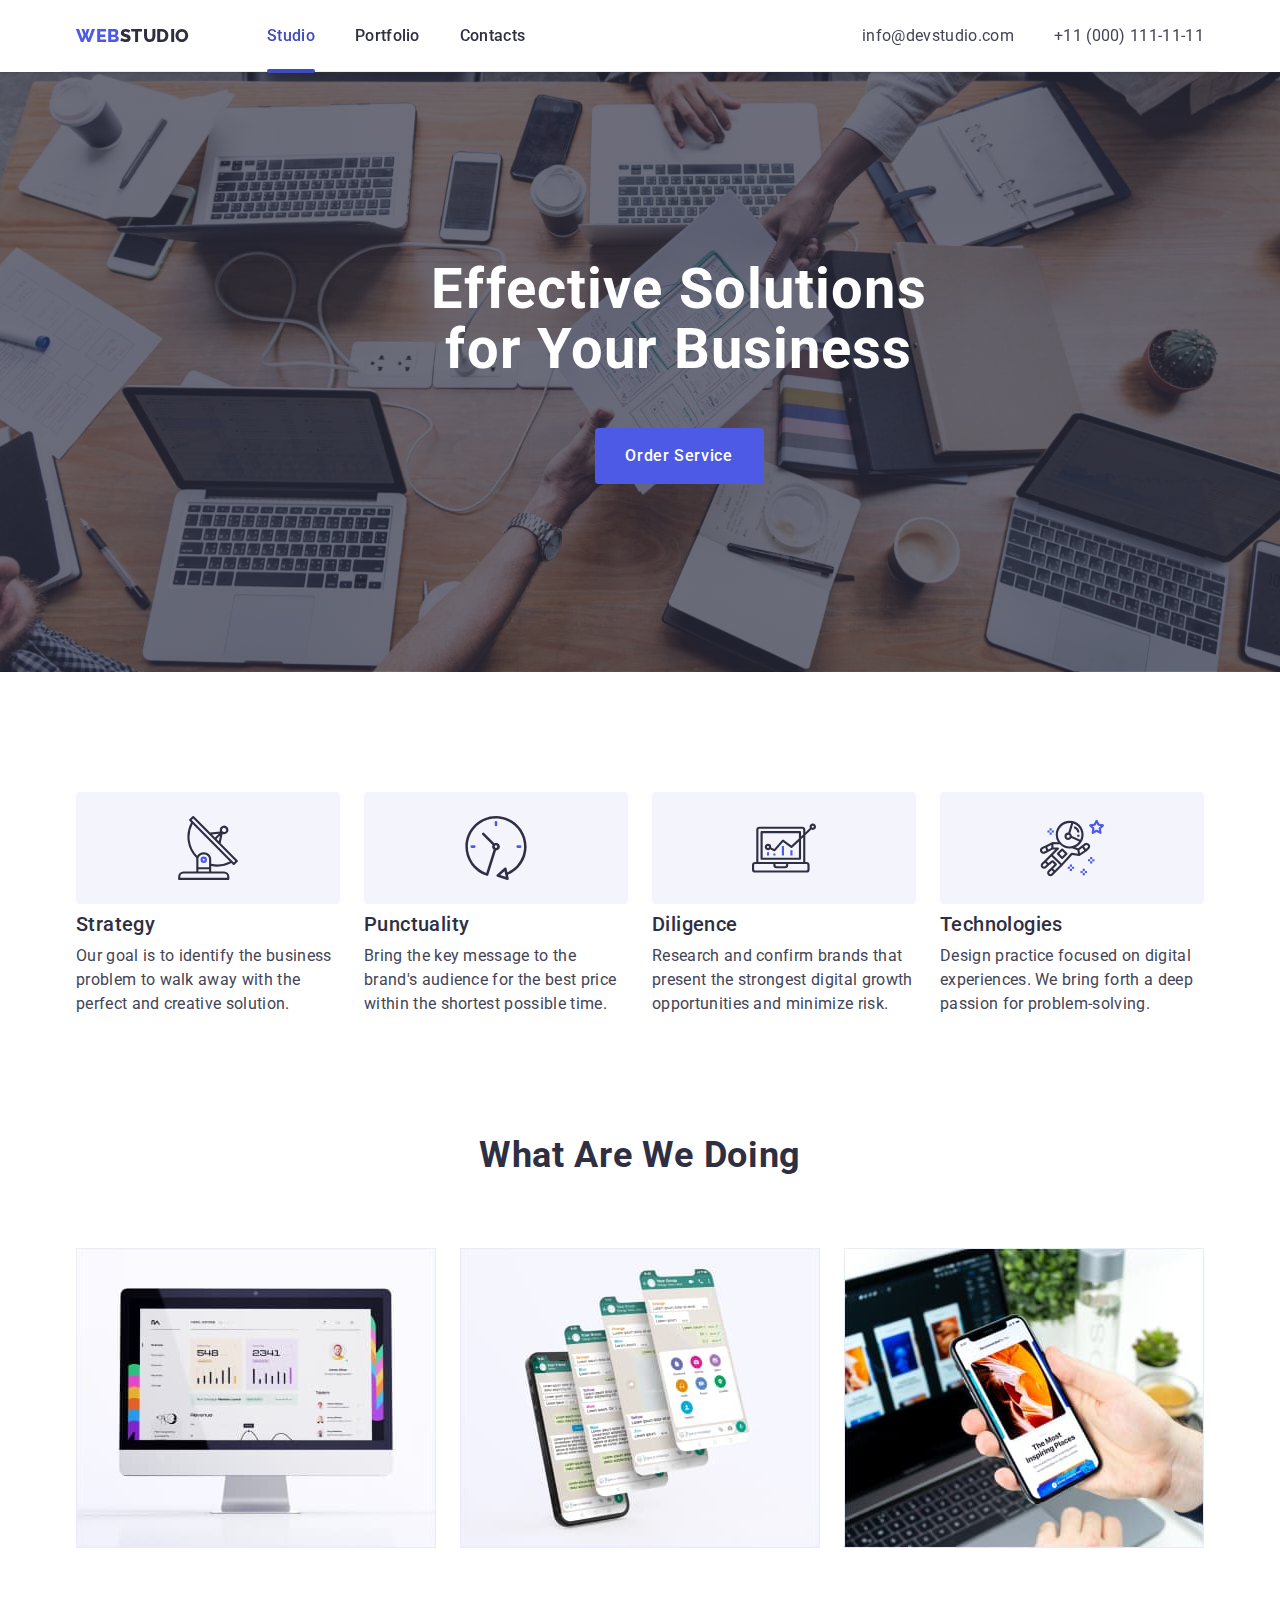
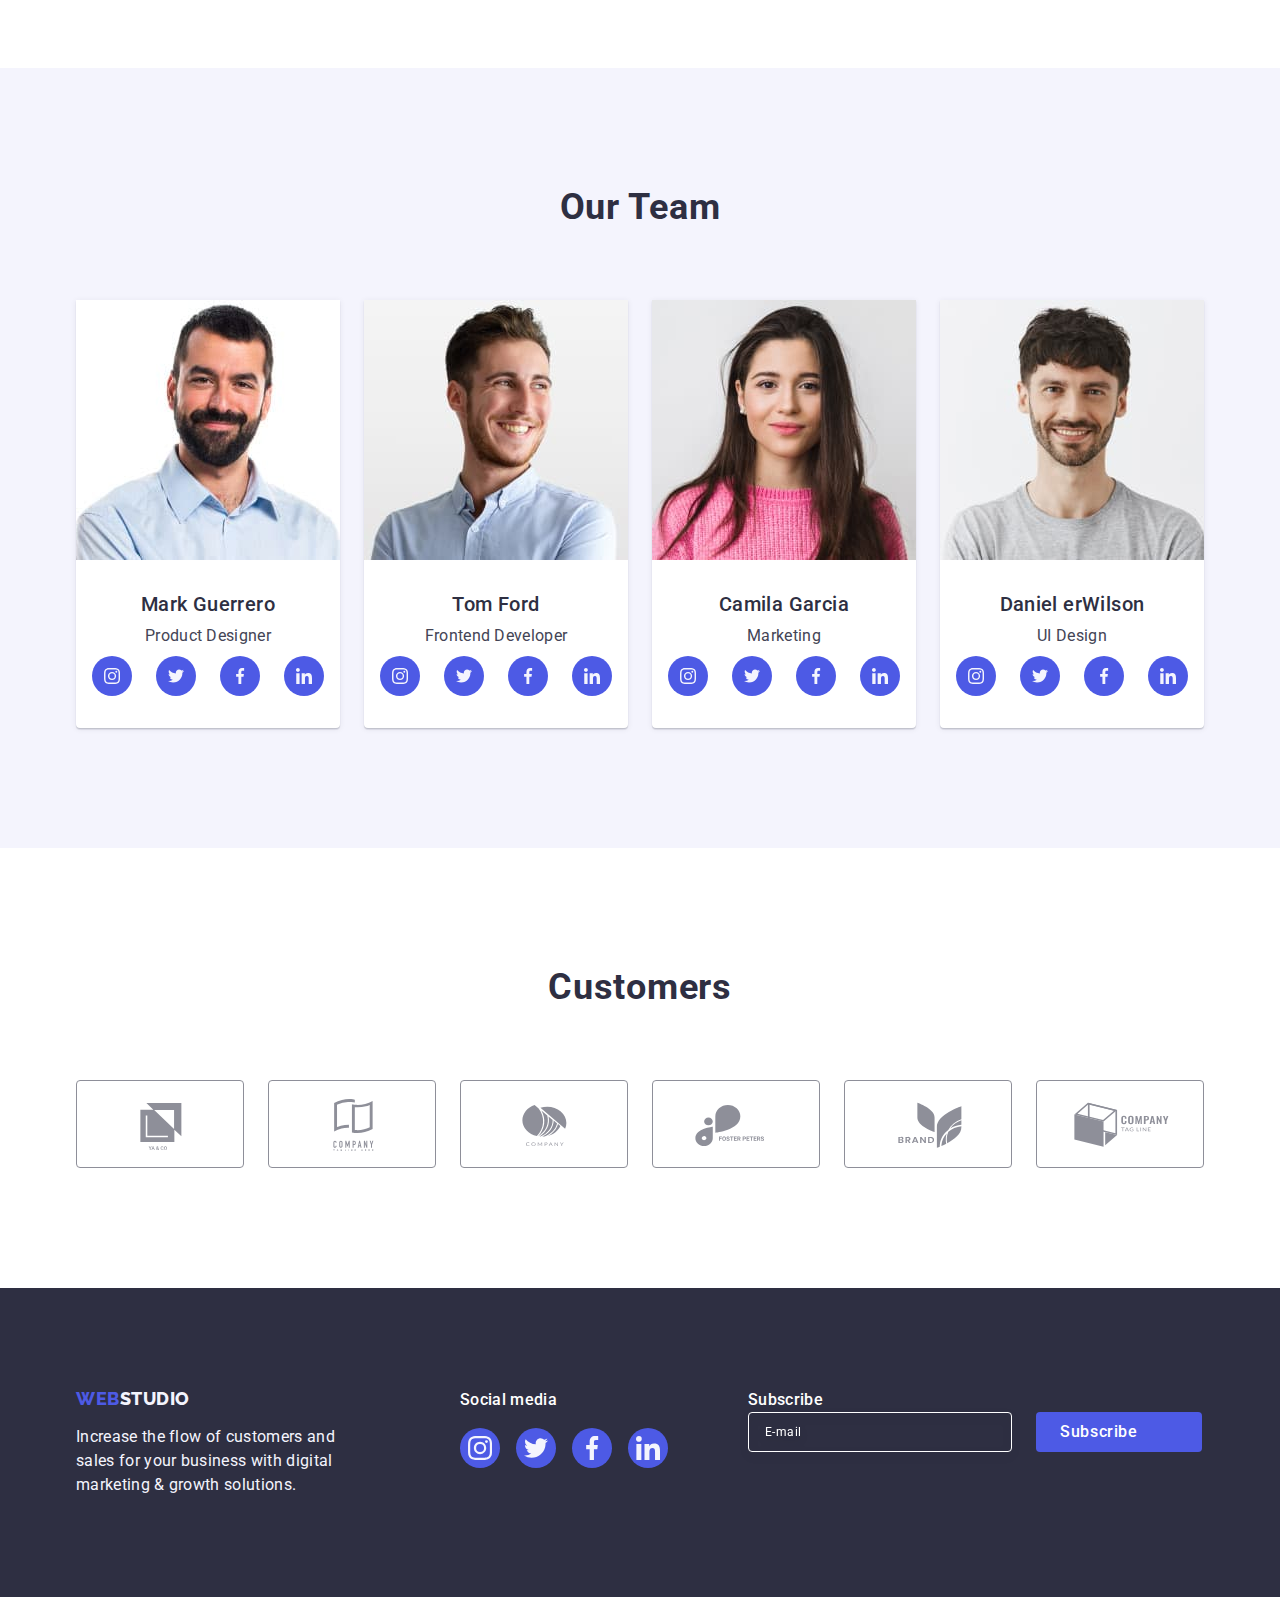
<file: index.html>
<!DOCTYPE html>
<html lang="en">
  <head>
    <meta charset="UTF-8" />
    <meta name="viewport" content="width=device-width, initial-scale=1.0" />
    <!--
      ================================
          Style normalization link
      ================================
    -->
    <link
      rel="stylesheet"
      href="https://cdn.jsdelivr.net/npm/modern-normalize@2.0.0/modern-normalize.min.css"
    />
    <!--
      ================================
          Fonts
      ================================
    -->
    <link rel="preconnect" href="https://fonts.googleapis.com" />
    <link rel="preconnect" href="https://fonts.gstatic.com" crossorigin />
    <link
      href="https://fonts.googleapis.com/css2?family=Raleway:wght@800&family=Roboto:wght@400;500;700&display=swap"
      rel="stylesheet"
    />
    <!--
        ================================
           Connecting additional pages
        ================================
      -->
    <link rel="stylesheet" href="./css/style.css" />
    <!--
        ================================
           Page's name
        ================================
      -->

    <title>Studio</title>
  </head>

  <body>
    <header class="section header">
      <!--
        ================================
           Top line
        ================================
      -->
      <div class="top-line placement-in-a-line container">
        <nav class="placement-in-a-line nav">
          <!--Logo-->
          <a class="link logo" href="./index.html">
            web<span class="logo-studio">Studio</span>
          </a>

          <ul class="placement-in-a-line list navigation-box">
            <li>
              <a class="link text-link current" href="./index.html"> Studio </a>
            </li>
            <li>
              <a class="link text-link" href="./portfolio.html"> Portfolio </a>
            </li>
            <li>
              <a class="link text-link" href=""> Contacts </a>
            </li>
          </ul>
        </nav>

        <address class="contacts">
          <ul class="list placement-in-a-line navigation-box">
            <li>
              <a class="link contact-box" href="mailto:info@devstudio.com">
                info@devstudio.com
              </a>
            </li>

            <li>
              <a class="link contact-box" href="tel:+110001111111">
                +11 (000) 111-11-11
              </a>
            </li>
          </ul>
        </address>
      </div>
    </header>

    <main>
      <!--
        =============================================
           1. Effective Solutions for Your Business
        =============================================
      -->
      <section class="title-background-box section">
        <div class="container title-box">
          <h1 class="main-title">Effective Solutions for Your Business</h1>
          <button
            data-modal-open
            class="main-button data-modal-open"
            type="button"
          >
            Order Service
          </button>
        </div>
      </section>
      <!--============================================= 
      2. Advantages
 ============================================= -->
      <section class="main-advantages-section section">
        <div class="container">
          <h2 class="visually-hidden">Advantages</h2>
          <ul class="list placement-in-a-line advantages-gap">
            <li class="advantages-card">
              <div class="icon-box">
                <svg class="advantages-icon" width="64" height="64">
                  <use href="./images/icons.svg#icon-s2-antenna"></use>
                </svg>
              </div>
              <h3 class="advantages-title">Strategy</h3>
              <p class="advantages-text">
                Our goal is to identify the business problem to walk away with
                the perfect and creative solution.
              </p>
            </li>

            <li class="advantages-card">
              <div class="icon-box">
                <svg class="advantages-icon" width="64" height="64">
                  <use href="./images/icons.svg#icon-s2-clock"></use>
                </svg>
              </div>
              <h3 class="advantages-title">Punctuality</h3>
              <p class="advantages-text">
                Bring the key message to the brand's audience for the best price
                within the shortest possible time.
              </p>
            </li>

            <li class="advantages-card">
              <div class="icon-box">
                <svg class="advantages-icon" width="64" height="64">
                  <use href="./images/icons.svg#icon-s2-diagram"></use>
                </svg>
              </div>
              <h3 class="advantages-title">Diligence</h3>
              <p class="advantages-text">
                Research and confirm brands that present the strongest digital
                growth opportunities and minimize risk.
              </p>
            </li>

            <li class="advantages-card">
              <div class="icon-box">
                <svg class="advantages-icon" width="64" height="64">
                  <use href="./images/icons.svg#icon-s2-astronaut"></use>
                </svg>
              </div>
              <h3 class="advantages-title">Technologies</h3>
              <p class="advantages-text">
                Design practice focused on digital experiences. We bring forth a
                deep passion for problem-solving.
              </p>
            </li>
          </ul>
        </div>
      </section>

      <!--
        =============================================
           3. What are we doing
        =============================================
      -->
      <section class="main-opportunities-section section">
        <div class="container">
          <h2 class="opportunities-title">What are we doing</h2>
          <ul class="list placement-in-a-line advantages-gap">
            <li class="opportunities-card">
              <img
                src="./images/main-images/rectangle171.jpg"
                alt="desktop"
                width="360"
              />
            </li>

            <li class="opportunities-card">
              <img
                src="./images/main-images/rectangle172.jpg"
                alt="mobile format"
                width="360"
              />
            </li>

            <li class="opportunities-card">
              <img
                src="./images/main-images/rectangle173.jpg"
                alt="mobile synchronized with the computer"
                width="360"
              />
            </li>
          </ul>
        </div>
      </section>

      <!--
        =============================================
           4. Our Team
        =============================================
      -->
      <section class="main-section-team section">
        <div class="container">
          <h2 class="opportunities-title">Our Team</h2>
          <ul class="list placement-in-a-line advantages-gap">
            <li class="card">
              <img
                src="./images/main-images/img01.jpg"
                alt="M.Guerrero's photo"
                width="264"
              />
              <div class="description-card">
                <h3 class="card-name">Mark Guerrero</h3>
                <p class="card-text">Product Designer</p>
                <ul
                  class="placement-in-a-line list social-links social-team-card"
                >
                  <li class="social-card-item">
                    <a
                      class="link link-team-icons"
                      href="https://www.instagram.com/"
                      target="_blank"
                    >
                      <svg class="icon" width="16" height="16">
                        <use href="./images/icons.svg#icon-f-instagram"></use>
                      </svg>
                    </a>
                  </li>

                  <li class="social-card-item">
                    <a
                      class="link link-team-icons"
                      href="https://twitter.com/"
                      target="_blank"
                    >
                      <svg class="icon" width="16" height="16">
                        <use href="./images/icons.svg#icon-f-twitter"></use>
                      </svg>
                    </a>
                  </li>

                  <li class="social-card-item">
                    <a
                      class="link link-team-icons"
                      href="https://www.facebook.com/"
                      target="_blank"
                    >
                      <svg class="icon" width="16" height="16">
                        <use href="./images/icons.svg#icon-f-facebook"></use>
                      </svg>
                    </a>
                  </li>

                  <li class="social-card-item">
                    <a
                      class="link link-team-icons"
                      href="https://www.linkedin.com/"
                      target="_blank"
                    >
                      <svg class="icon" width="16" height="16">
                        <use href="./images/icons.svg#icon-f-linkedin"></use>
                      </svg>
                    </a>
                  </li>
                </ul>
              </div>
            </li>

            <li class="card">
              <img
                src="./images/main-images/img12.jpg"
                alt="T.Ford's photo"
                width="264"
              />
              <div class="description-card">
                <h3 class="card-name">Tom Ford</h3>
                <p class="card-text">Frontend Developer</p>
                <ul
                  class="placement-in-a-line list social-links social-team-card"
                >
                  <li class="social-card-item">
                    <a
                      class="link link-team-icons"
                      href="https://www.instagram.com/"
                      target="_blank"
                    >
                      <svg class="icon" width="16" height="16">
                        <use href="./images/icons.svg#icon-f-instagram"></use>
                      </svg>
                    </a>
                  </li>

                  <li class="social-card-item">
                    <a
                      class="link link-team-icons"
                      href="https://twitter.com/"
                      target="_blank"
                    >
                      <svg class="icon" width="16" height="16">
                        <use href="./images/icons.svg#icon-f-twitter"></use>
                      </svg>
                    </a>
                  </li>

                  <li class="social-card-item">
                    <a
                      class="link link-team-icons"
                      href="https://www.facebook.com/"
                      target="_blank"
                    >
                      <svg class="icon" width="16" height="16">
                        <use href="./images/icons.svg#icon-f-facebook"></use>
                      </svg>
                    </a>
                  </li>

                  <li class="social-card-item">
                    <a
                      class="link link-team-icons"
                      href="https://www.linkedin.com/"
                      target="_blank"
                    >
                      <svg class="icon" width="16" height="16">
                        <use href="./images/icons.svg#icon-f-linkedin"></use>
                      </svg>
                    </a>
                  </li>
                </ul>
              </div>
            </li>

            <li class="card">
              <img
                src="./images/main-images/img13.jpg"
                alt="C.Garcia's photo"
                width="264"
              />
              <div class="description-card">
                <h3 class="card-name">Camila Garcia</h3>
                <p class="card-text">Marketing</p>
                <ul
                  class="placement-in-a-line list social-links social-team-card"
                >
                  <li class="social-card-item">
                    <a
                      class="link link-team-icons"
                      href="https://www.instagram.com/"
                      target="_blank"
                    >
                      <svg class="icon" width="16" height="16">
                        <use href="./images/icons.svg#icon-f-instagram"></use>
                      </svg>
                    </a>
                  </li>

                  <li class="social-card-item">
                    <a
                      class="link link-team-icons"
                      href="https://twitter.com/"
                      target="_blank"
                    >
                      <svg class="icon" width="16" height="16">
                        <use href="./images/icons.svg#icon-f-twitter"></use>
                      </svg>
                    </a>
                  </li>

                  <li class="social-card-item">
                    <a
                      class="link link-team-icons"
                      href="https://www.facebook.com/"
                      target="_blank"
                    >
                      <svg class="icon" width="16" height="16">
                        <use href="./images/icons.svg#icon-f-facebook"></use>
                      </svg>
                    </a>
                  </li>

                  <li class="social-card-item">
                    <a
                      class="link link-team-icons"
                      href="https://www.linkedin.com/"
                      target="_blank"
                    >
                      <svg class="icon" width="16" height="16">
                        <use href="./images/icons.svg#icon-f-linkedin"></use>
                      </svg>
                    </a>
                  </li>
                </ul>
              </div>
            </li>

            <li class="card">
              <img
                src="./images/main-images/img14.jpg"
                alt="D.Wilson's photo"
                width="264"
              />
              <div class="description-card">
                <h3 class="card-name">Daniel erWilson</h3>
                <p class="card-text">UI Design</p>
                <ul
                  class="placement-in-a-line list social-links social-team-card"
                >
                  <li class="social-card-item">
                    <a
                      class="link link-team-icons"
                      href="https://www.instagram.com/"
                      target="_blank"
                    >
                      <svg class="icon" width="16" height="16">
                        <use href="./images/icons.svg#icon-f-instagram"></use>
                      </svg>
                    </a>
                  </li>

                  <li class="social-card-item">
                    <a
                      class="link link-team-icons"
                      href="https://twitter.com/"
                      target="_blank"
                    >
                      <svg class="icon" width="16" height="16">
                        <use href="./images/icons.svg#icon-f-twitter"></use>
                      </svg>
                    </a>
                  </li>

                  <li class="social-card-item">
                    <a
                      class="link link-team-icons"
                      href="https://www.facebook.com/"
                      target="_blank"
                    >
                      <svg class="icon" width="16" height="16">
                        <use href="./images/icons.svg#icon-f-facebook"></use>
                      </svg>
                    </a>
                  </li>

                  <li class="social-card-item">
                    <a
                      class="link link-team-icons"
                      href="https://www.linkedin.com/"
                      target="_blank"
                    >
                      <svg class="icon" width="16" height="16">
                        <use href="./images/icons.svg#icon-f-linkedin"></use>
                      </svg>
                    </a>
                  </li>
                </ul>
              </div>
            </li>
          </ul>
        </div>
      </section>

      <!--   
        /**
          |============================
          | 5. Customers
          |============================
        */-->
      <section class="customers">
        <div class="container">
          <h2 class="opportunities-title">Customers</h2>
          <ul class="list placement-in-a-line customers-list">
            <li class="customers-link-list">
              <a class="link customers-link" href="">
                <svg class="customers-icon" width="104" height="56">
                  <use href="./images/icons.svg#icon-Logo-1"></use>
                </svg>
              </a>
            </li>

            <li class="customers-link-list">
              <a class="link customers-link" href="">
                <svg class="customers-icon" width="104" height="56">
                  <use href="./images/icons.svg#icon-Logo-2"></use>
                </svg>
              </a>
            </li>

            <li class="customers-link-list">
              <a class="link customers-link" href="">
                <svg class="customers-icon" width="104" height="56">
                  <use href="./images/icons.svg#icon-Logo-3"></use>
                </svg>
              </a>
            </li>

            <li class="customers-link-list">
              <a class="link customers-link" href="">
                <svg class="customers-icon" width="104" height="56">
                  <use href="./images/icons.svg#icon-Logo-4"></use>
                </svg>
              </a>
            </li>

            <li class="customers-link-list">
              <a class="link customers-link" href="">
                <svg class="customers-icon" width="104" height="56">
                  <use href="./images/icons.svg#icon-Logo-5"></use>
                </svg>
              </a>
            </li>

            <li class="customers-link-list">
              <a class="link customers-link" href="">
                <svg class="customers-icon" width="104" height="56">
                  <use href="./images/icons.svg#icon-Logo-6"></use>
                </svg>
              </a>
            </li>
          </ul>
        </div>
      </section>
    </main>

    <!--
      =============================================
          Footer
      =============================================
    -->
    <footer class="footer-box section">
      <div class="container placement-in-a-line footer-container">
        <div class="footer-logo-box">
          <a class="link logo logo-footer" href="./index.html">
            Web<span class="logo-studio-footer">Studio</span>
          </a>

          <p class="paragraf-box">
            Increase the flow of customers and sales for your business with
            digital marketing & growth solutions.
          </p>
        </div>

        <div>
          <p class="social-title">Social media</p>
          <ul class="placement-in-a-line list social-footer-links">
            <li class="social-links-list">
              <a
                class="link link-icons"
                href="https://www.instagram.com/"
                target="_blank"
              >
                <svg class="icon" width="24" height="24">
                  <use href="./images/icons.svg#icon-f-instagram"></use>
                </svg>
              </a>
            </li>

            <li class="social-links-list">
              <a
                class="link link-icons"
                href="https://twitter.com/"
                target="_blank"
              >
                <svg class="icon" width="24" height="24">
                  <use href="./images/icons.svg#icon-f-twitter"></use>
                </svg>
              </a>
            </li>

            <li class="social-links-list">
              <a
                class="link link-icons"
                href="https://www.facebook.com/"
                target="_blank"
              >
                <svg class="icon" width="24" height="24">
                  <use href="./images/icons.svg#icon-f-facebook"></use>
                </svg>
              </a>
            </li>

            <li class="social-links-list">
              <a
                class="link link-icons"
                href="https://www.linkedin.com/"
                target="_blank"
              >
                <svg class="icon" width="24" height="24">
                  <use href="./images/icons.svg#icon-f-linkedin"></use>
                </svg>
              </a>
            </li>
          </ul>
        </div>

        <div class="footer-subscribe">
          <p class="social-form-title">Subscribe</p>
          <form class="footer-form">
            <label class="social-title">
              <input
                class="subscribe-imput"
                type="email"
                name="usermail"
                placeholder="E-mail"
                required
              />
            </label>
            <button class="subscribe-button" type="submit">
              Subscribe
              <svg class="subscribe-icon" width="24" height="24">
                <use href="./images/icons.svg#plane-icon"></use>
              </svg>
            </button>
          </form>
        </div>
      </div>
    </footer>

    <!-- Modal window. -->
    <div data-modal class="data-modal is-hidden">
      <div class="modal-card">
        <button data-modal-close type="button" class="data-modal-close">
          <svg class="icon-modal" width="8" height="8">
            <use href="./images/icons.svg#icon-close"></use>
          </svg>
        </button>

        <p class="form-title">Leave your contacts and we will call you back</p>

        <form class="form-box">
          <div class="form-name-box">
            <label class="form-subtitle" for="user-name"> Name</label>
            <div class="form-person-box">
              <input
                class="form-imput"
                type="text"
                id="user-name"
                name="user-name"
                required
              />
              <svg class="input-icon" width="18" height="24">
                <use href="./images/icons.svg#icon-person"></use>
              </svg>
            </div>
          </div>

          <div class="form-name-box">
            <label class="form-subtitle" for="user-phone"> Phone</label>
            <div class="form-person-box">
              <input
                class="form-imput"
                type="tel"
                id="user-phone"
                name="user-phone"
                required
              />
              <svg class="input-icon" width="18" height="24">
                <use href="./images/icons.svg#icon-phone"></use>
              </svg>
            </div>
          </div>

          <div class="form-name-box">
            <label class="form-subtitle" for="user-email"> Email</label>
            <div class="form-person-box">
              <input
                class="form-imput"
                type="email"
                id="user-email"
                name="user-email"
                required
              />
              <svg class="input-icon" width="18" height="24">
                <use href="./images/icons.svg#icon-email"></use>
              </svg>
            </div>
          </div>

          <div class="form-name-boxarea">
            <label class="form-subtitle" for="user-comment"> Comment</label>
            <textarea
              class="form-textarea"
              id="user-comment"
              name="user-comment"
              rows="5"
              placeholder="Text input"
            >
            </textarea>
          </div>

          <div class="form-accept-box">
            <input
              class="form-accept visually-hidden"
              type="checkbox"
              id="user-privacy"
              name="user-privacy"
              value="true"
              required
            />
            <label class="form-text-accept" for="user-privacy">
              <span class="user-privacy-box">
                <svg class="check-mark-box" width="10" height="8">
                  <use href="./images/icons.svg#icon-check-mark"></use>
                </svg>
              </span>
              I accept the terms and conditions of the
              <a class="privacy-policy link" href="">Privacy Policy</a>
            </label>
          </div>

          <button class="form-button" type="submit">Send</button>
        </form>
      </div>
    </div>
    <script src="./js/modal.js"></script>
  </body>
</html>
</file>
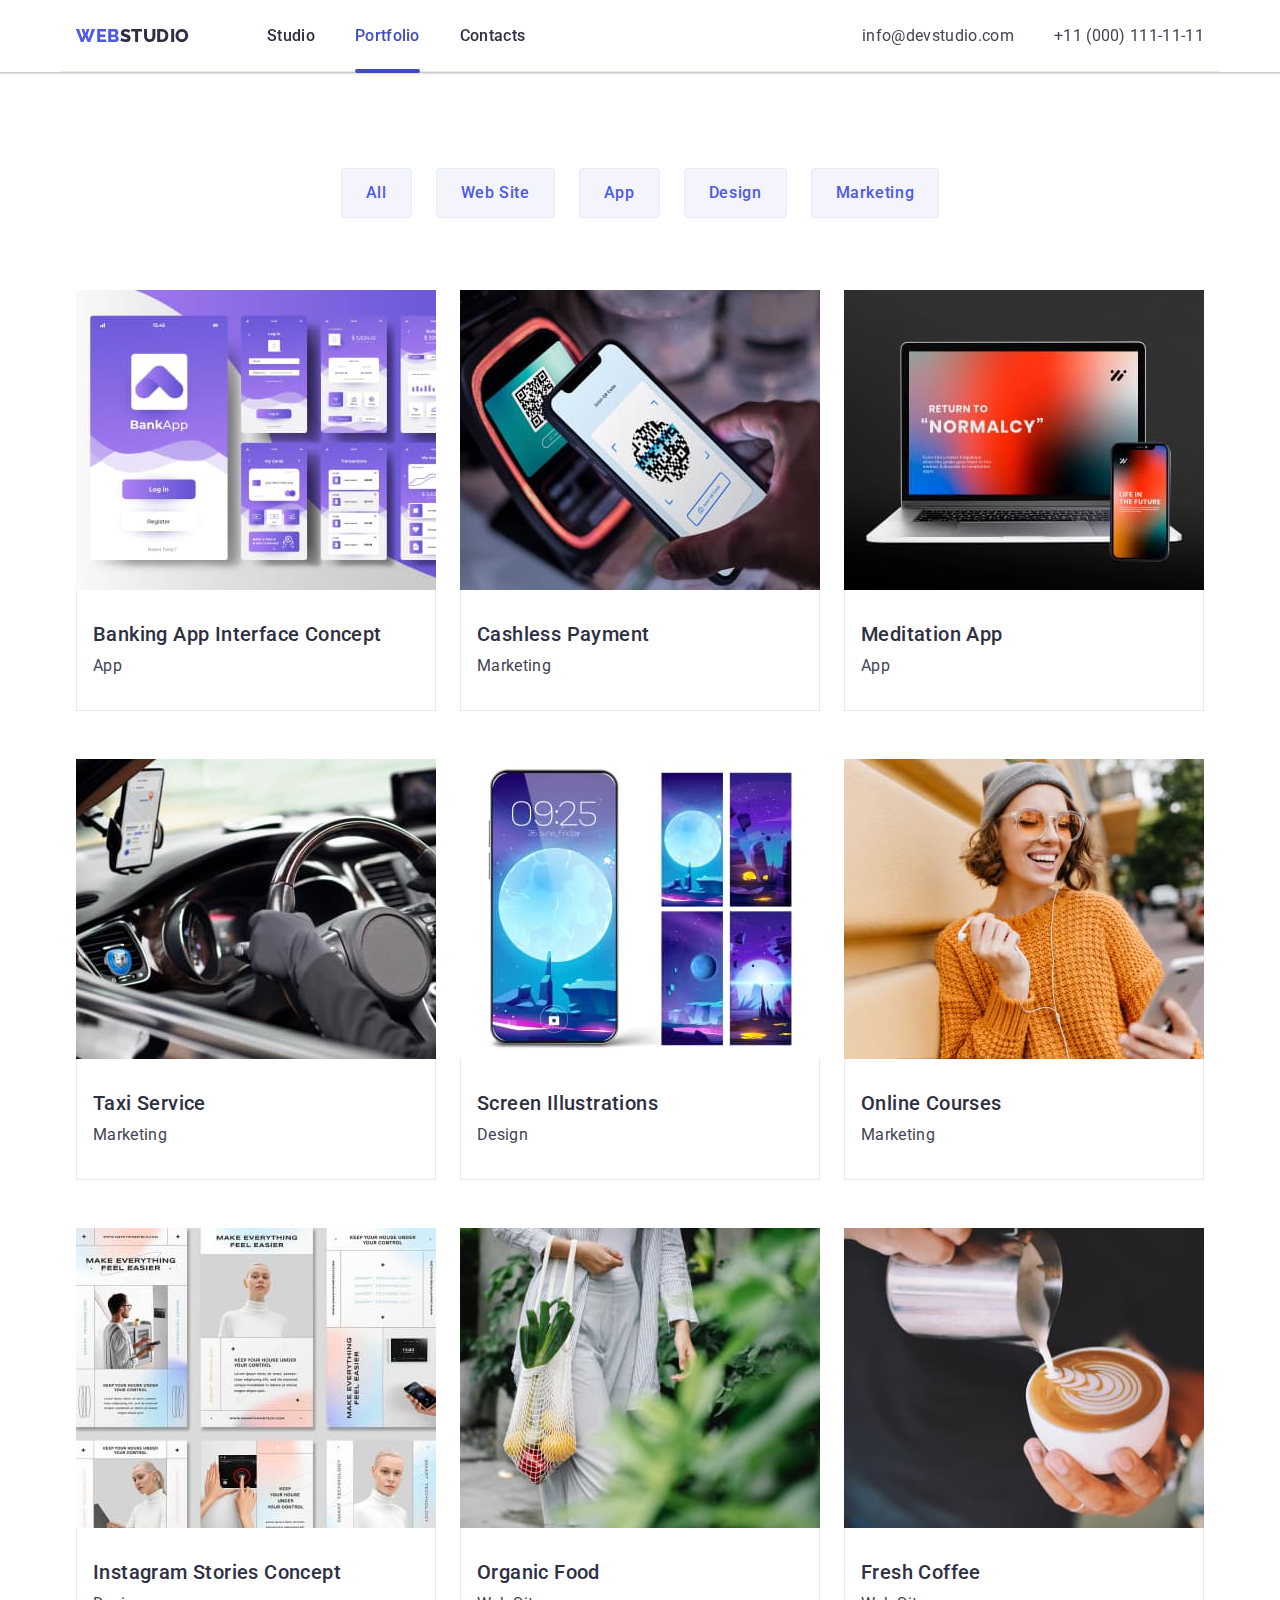
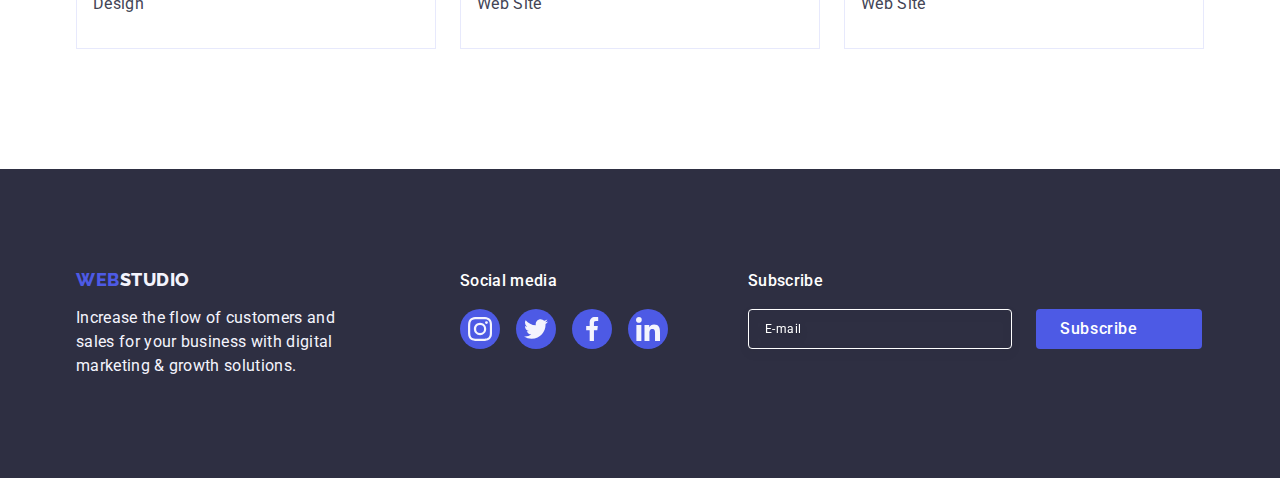
<file: portfolio.html>
<!DOCTYPE html>
<html lang="en">
  <head>
    <meta charset="UTF-8" />
    <meta name="viewport" content="width=device-width, initial-scale=1.0" />
    <!--
      ================================
          Style normalization link
      ================================
    -->
    <link
      rel="stylesheet"
      href="https://cdn.jsdelivr.net/npm/modern-normalize@2.0.0/modern-normalize.min.css"
    />
    <!--
      ================================
          Fonts
      ================================
    -->
    <link rel="preconnect" href="https://fonts.googleapis.com" />
    <link rel="preconnect" href="https://fonts.gstatic.com" crossorigin />
    <link
      href="https://fonts.googleapis.com/css2?family=Raleway:wght@800&family=Roboto:wght@400;500;700&display=swap"
      rel="stylesheet"
    />
    <!--
        ================================
           Connecting additional pages
        ================================
      -->
    <link rel="stylesheet" href="./css/style.css" />
    <!--
        ================================
           Page's name
        ================================
      -->
    <title>Portfolio</title>
  </head>

  <body>
    <header class="section header">
      <!--
        ================================
           Top line
        ================================
      -->
      <div class="top-line placement-in-a-line container">
        <nav class="placement-in-a-line nav">
          <!--Logo-->
          <a class="link logo" href="./index.html">
            web<span class="logo-studio">Studio</span>
          </a>

          <ul class="placement-in-a-line list navigation-box">
            <li>
              <a class="link text-link" href="./index.html"> Studio </a>
            </li>

            <li>
              <a class="link text-link current" href="./portfolio.html">
                Portfolio
              </a>
            </li>

            <li class="link-box">
              <a class="link text-link" href=""> Contacts </a>
            </li>
          </ul>
        </nav>

        <address class="contacts">
          <ul class="list placement-in-a-line navigation-box">
            <li>
              <a class="link contact-box" href="mailto:info@devstudio.com">
                info@devstudio.com
              </a>
            </li>

            <li>
              <a class="link contact-box" href="tel:+110001111111">
                +11 (000) 111-11-11
              </a>
            </li>
          </ul>
        </address>
      </div>
    </header>

    <main>
      <section class="section portfolio">
        <div class="container">
          <h1 class="visually-hidden">Our projects</h1>
          <!--
         ================================
             Filter
         ================================
        -->
          <ul class="list placement-in-a-line filter-button-box">
            <li>
              <button class="portfolio-button" type="button">All</button>
            </li>
            <li>
              <button class="portfolio-button" type="button">Web Site</button>
            </li>
            <li>
              <button class="portfolio-button" type="button">App</button>
            </li>
            <li>
              <button class="portfolio-button" type="button">Design</button>
            </li>
            <li>
              <button class="portfolio-button" type="button">Marketing</button>
            </li>
          </ul>

          <!--
         ================================
             Our projects
         ================================
        -->
          <ul class="list placement-in-a-line project-cards">
            <li class="card-of-project">
              <a class="link project-link" href="">
                <div class="parents-img-project">
                  <img
                    src="./images/portfolio-images/img11-1.jpg"
                    alt="Banking App Interface Concept's photo"
                    width="360"
                  />
                  <p class="project-text">
                    14 Stylish and User-Friendly App Design Concepts · Task
                    Manager App · Calorie Tracker App · Exotic Fruit Ecommerce
                    App · Cloud Storage App
                  </p>
                </div>
                <div class="description-project-card">
                  <h2 class="card-project-name">
                    Banking App Interface Concept
                  </h2>
                  <p class="card-project-text">App</p>
                </div>
              </a>
            </li>

            <li class="card-of-project">
              <a class="link project-link" href="">
                <div class="parents-img-project">
                  <img
                    class="portfolio-img"
                    src="./images/portfolio-images/img11-2.jpg"
                    alt="Cashless Payment's photo"
                    width="360"
                  />
                  <p class="project-text">
                    14 Stylish and User-Friendly App Design Concepts · Task
                    Manager App · Calorie Tracker App · Exotic Fruit Ecommerce
                    App · Cloud Storage App
                  </p>
                </div>
                <div class="description-project-card">
                  <h2 class="card-project-name">Cashless Payment</h2>
                  <p class="card-project-text">Marketing</p>
                </div>
              </a>
            </li>

            <li class="card-of-project">
              <a class="link project-link" href="">
                <div class="parents-img-project">
                  <img
                    src="./images/portfolio-images/img11-3.jpg"
                    alt="Meditation App's photo"
                    width="360"
                  />
                  <p class="project-text">
                    14 Stylish and User-Friendly App Design Concepts · Task
                    Manager App · Calorie Tracker App · Exotic Fruit Ecommerce
                    App · Cloud Storage App
                  </p>
                </div>
                <div class="description-project-card">
                  <h2 class="card-project-name">Meditation App</h2>
                  <p class="card-project-text">App</p>
                </div>
              </a>
            </li>

            <li class="card-of-project">
              <a class="link project-link" href="">
                <div class="parents-img-project">
                  <img
                    src="./images/portfolio-images/img12-1.jpg"
                    alt="Taxi Service's photo"
                    width="360"
                  />
                  <p class="project-text">
                    14 Stylish and User-Friendly App Design Concepts · Task
                    Manager App · Calorie Tracker App · Exotic Fruit Ecommerce
                    App · Cloud Storage App
                  </p>
                </div>
                <div class="description-project-card">
                  <h2 class="card-project-name">Taxi Service</h2>
                  <p class="card-project-text">Marketing</p>
                </div>
              </a>
            </li>

            <li class="card-of-project">
              <a class="link project-link" href="">
                <div class="parents-img-project">
                  <img
                    src="./images/portfolio-images/img12-2.jpg"
                    alt="Screen Illustrations's photo"
                    width="360"
                  />
                  <p class="project-text">
                    14 Stylish and User-Friendly App Design Concepts · Task
                    Manager App · Calorie Tracker App · Exotic Fruit Ecommerce
                    App · Cloud Storage App
                  </p>
                </div>
                <div class="description-project-card">
                  <h2 class="card-project-name">Screen Illustrations</h2>
                  <p class="card-project-text">Design</p>
                </div>
              </a>
            </li>

            <li class="card-of-project">
              <a class="link project-link" href="">
                <div class="parents-img-project">
                  <img
                    src="./images/portfolio-images/img12-3.jpg"
                    alt="Online Courses's photo"
                    width="360"
                  />
                  <p class="project-text">
                    14 Stylish and User-Friendly App Design Concepts · Task
                    Manager App · Calorie Tracker App · Exotic Fruit Ecommerce
                    App · Cloud Storage App
                  </p>
                </div>
                <div class="description-project-card">
                  <h2 class="card-project-name">Online Courses</h2>
                  <p class="card-project-text">Marketing</p>
                </div>
              </a>
            </li>

            <li class="card-of-project">
              <a class="link project-link" href="">
                <div class="parents-img-project">
                  <img
                    src="./images/portfolio-images/img13-1.jpg"
                    alt="Instagram Stories Concept's photo"
                    width="360"
                  />
                  <p class="project-text">
                    14 Stylish and User-Friendly App Design Concepts · Task
                    Manager App · Calorie Tracker App · Exotic Fruit Ecommerce
                    App · Cloud Storage App
                  </p>
                </div>
                <div class="description-project-card">
                  <h2 class="card-project-name">Instagram Stories Concept</h2>
                  <p class="card-project-text">Design</p>
                </div>
              </a>
            </li>

            <li class="card-of-project">
              <a class="link project-link" href="">
                <div class="parents-img-project">
                  <img
                    src="./images/portfolio-images/img13-2.jpg"
                    alt="Organic Food's photo"
                    width="360"
                  />
                  <p class="project-text">
                    14 Stylish and User-Friendly App Design Concepts · Task
                    Manager App · Calorie Tracker App · Exotic Fruit Ecommerce
                    App · Cloud Storage App
                  </p>
                </div>
                <div class="description-project-card">
                  <h2 class="card-project-name">Organic Food</h2>
                  <p class="card-project-text">Web Site</p>
                </div>
              </a>
            </li>

            <li class="card-of-project">
              <a class="link project-link" href="">
                <div class="parents-img-project">
                  <img
                    src="./images/portfolio-images/img13-3.jpg"
                    alt="Fresh Coffee's photo"
                    width="360"
                  />
                  <p class="project-text">
                    14 Stylish and User-Friendly App Design Concepts · Task
                    Manager App · Calorie Tracker App · Exotic Fruit Ecommerce
                    App · Cloud Storage App
                  </p>
                </div>
                <div class="description-project-card">
                  <h2 class="card-project-name">Fresh Coffee</h2>
                  <p class="card-project-text">Web Site</p>
                </div>
              </a>
            </li>
          </ul>
        </div>
      </section>
    </main>

    <!--
      ================================
          Footer
      ================================
    -->
    <footer class="footer-box section">
      <div class="container placement-in-a-line footer-container">
        <div class="footer-logo-box">
          <a class="link logo logo-footer" href="./index.html">
            Web<span class="logo-studio-footer">Studio</span>
          </a>

          <p class="paragraf-box">
            Increase the flow of customers and sales for your business with
            digital marketing & growth solutions.
          </p>
        </div>

        <div>
          <p class="social-title">Social media</p>
          <ul class="placement-in-a-line list social-footer-links">
            <li class="social-links-list">
              <a
                class="link link-icons"
                href="https://www.instagram.com/"
                target="_blank"
              >
                <svg class="icon" width="24" height="24">
                  <use href="./images/icons.svg#icon-f-instagram"></use>
                </svg>
              </a>
            </li>

            <li class="social-links-list">
              <a
                class="link link-icons"
                href="https://twitter.com/"
                target="_blank"
              >
                <svg class="icon" width="24" height="24">
                  <use href="./images/icons.svg#icon-f-twitter"></use>
                </svg>
              </a>
            </li>

            <li class="social-links-list">
              <a
                class="link link-icons"
                href="https://www.facebook.com/"
                target="_blank"
              >
                <svg class="icon" width="24" height="24">
                  <use href="./images/icons.svg#icon-f-facebook"></use>
                </svg>
              </a>
            </li>

            <li class="social-links-list">
              <a
                class="link link-icons"
                href="https://www.linkedin.com/"
                target="_blank"
              >
                <svg class="icon" width="24" height="24">
                  <use href="./images/icons.svg#icon-f-linkedin"></use>
                </svg>
              </a>
            </li>
          </ul>
        </div>

        <div class="footer-subscribe">
          <p class="social-title">Subscribe</p>
          <form class="footer-form">
            <label class="social-title">
              <input
                class="subscribe-imput"
                type="email"
                name="usermail"
                placeholder="E-mail"
                required
              />
            </label>
            <button class="subscribe-button" type="submit">
              Subscribe
              <svg class="subscribe-icon" width="24" height="24">
                <use href="./images/icons.svg#plane-icon"></use>
              </svg>
            </button>
          </form>
        </div>
      </div>
    </footer>
  </body>
</html>
</file>
<file: css/style.css>
:root {
  --cloud: #f4f4fd;
  --cornflower: #e7e9fc;
  --dairy: #fcfcfc;
  --iris: #4d5ae5;
  --green: #31d0aa;
  --light-slate: #8e8f99;
  --navy-blue: #2e2f42;
  --navy-blue-modal: rgba(46, 47, 66, 0.4);
  --ocean: #404bbf;
  --white: #fff;
  --slate: #434455;
}

/**
  |============================
  | Base styles
  |============================
*/
body {
  font-family: "Roboto", sans-serif;
  color: var(--slate);
  background: var(--white);
}

*,
*::before,
*::after {
  box-sizing: border-box;
}

.container {
  width: 1158px;
  margin: 0 auto;
  padding: 0 15px;
}

.link {
  text-decoration: none;
}

.list {
  list-style: none;
}

.placement-in-a-line {
  display: flex;
  flex-direction: row;
}

h1,
h2,
h3,
h4,
h5,
h6,
p {
  margin-top: 0;
  margin-bottom: 0;
}

ul,
ol {
  margin-top: 0;
  margin-bottom: 0;
  padding-left: 0;
}

.section {
  margin: 0;
}

img {
  display: block;
  max-width: 100%;
}

input {
  font-family: inherit;
}

.visually-hidden {
  position: absolute;
  width: 1px;
  height: 1px;
  margin: -1px;
  border: 0;
  padding: 0;

  white-space: nowrap;
  clip-path: inset(100%);
  clip: rect(0 0 0 0);
  overflow: hidden;
}

/*
=========================================
      Header
=========================================
*/
.header {
  position: sticky;
  top: 0;
  background-color: var(--white);
  box-shadow: 0px 2px 1px rgba(46, 47, 66, 0.08),
    0px 1px 1px rgba(46, 47, 66, 0.16), 0px 1px 6px rgba(46, 47, 66, 0.08);
}

.top-line {
  display: flex;
  height: 72px;
  align-items: center;
  justify-content: space-between;
  border-bottom: 1px solid #e7e9fc;
}

.nav {
  align-items: center;
}

.logo {
  width: 115px;
  margin-right: 76px;
  font-family: "Raleway", sans-serif;
  font-weight: 800;
  font-size: 18px;
  line-height: 1.17;
  letter-spacing: 0.03em;
  text-transform: uppercase;
  color: var(--iris);
}

.logo-studio {
  color: var(--navy-blue);
}

.navigation-box {
  gap: 40px;
}

.text-link {
  display: block;
  align-items: center;
  justify-content: center;
  position: relative;
  padding: 24px 0;
  font-weight: 500;
  font-size: 16px;
  line-height: 1.5;
  letter-spacing: 0.02em;
  color: var(--navy-blue);
  transition: color 250ms cubic-bezier(0.4, 0, 0.2, 1);
}

.text-link:hover,
.text-link:focus {
  color: var(--ocean);
}

.text-link.current {
  color: var(--ocean);
}

.text-link.current::after {
  content: "";
  position: absolute;
  left: 0;
  bottom: -1px;
  width: 100%;
  height: 4px;
  border-radius: 2px;
  background-color: var(--ocean);
}

.text-link .contacts {
  font-style: normal;
}

.contacts {
  font-style: normal;
}

.contact-box {
  font-size: 16px;
  line-height: 1.5;
  letter-spacing: 0.02em;
  color: var(--slate);
  transition: color 250ms cubic-bezier(0.4, 0, 0.2, 1);
}

.contact-box:hover,
.contact-box:focus {
  color: var(--ocean);
}

/* Main
=============================================
   1. Effective Solutions for Your Business
=============================================
*/
.title-background-box {
  max-width: 1440px;
  margin: 0 auto;
  padding: 188px 0;
  background: var(--navy-blue);
  background-image: linear-gradient(
      to bottom,
      rgba(46, 47, 66, 0.7),
      rgba(46, 47, 66, 0.7)
    ),
    url(../images/main-images/people-office.jpg);
  background-repeat: no-repeat;
  background-position: center;
  background-size: cover;
}

.title-box {
  width: 1358px;
  padding: 188px auto;
}

.main-title {
  max-width: 496px;
  margin-right: auto;
  margin-left: auto;
  margin-bottom: 48px;
  font-size: 56px;
  line-height: 1.07;
  text-align: center;
  letter-spacing: 0.02em;
  color: var(--white);
}

.main-button {
  display: block;
  min-width: 169px;
  height: 56px;
  margin-right: auto;
  margin-left: auto;
  font-family: "Roboto", sans-serif;
  font-weight: 500;
  font-size: 16px;
  line-height: 1.5;
  letter-spacing: 0.04em;
  color: var(--white);
  border: none;
  background-color: var(--iris);
  border-radius: 4px;
  cursor: pointer;
  transition: background-color 250ms cubic-bezier(0.4, 0, 0.2, 1);
}

.main-button:hover,
.main-button:focus {
  background-color: var(--ocean);
  cursor: pointer;
}

/* 
=============================================
   2. Advantages
=============================================
*/
.main-advantages-section {
  padding: 120px 0;
}

.advantages-gap {
  gap: 24px;
}

.icon-box {
  display: flex;
  width: 264px;
  height: 112px;
  margin-bottom: 8px;
  align-items: center;
  justify-content: center;
  background-color: var(--cloud);
  border-radius: 4px;
  margin-bottom: 8px;
}

.advantages-card {
  width: calc((100% - 72px) / 4);
}

.advantages-title {
  margin-bottom: 8px;
  font-weight: 500;
  font-size: 20px;
  line-height: 1.2;
  letter-spacing: 0.02em;
  color: var(--navy-blue);
}

.advantages-text {
  font-size: 16px;
  line-height: 1.5;
  letter-spacing: 0.02em;
  color: var(--slate);
}

/* 
=============================================
   3. What are we doing
=============================================
*/
.main-opportunities-section {
  padding-bottom: 120px;
}

.opportunities-title {
  margin-bottom: 72px;
  font-size: 36px;
  line-height: 1.11;
  text-align: center;
  letter-spacing: 0.02em;
  text-transform: capitalize;
  color: var(--navy-blue);
}

/* 
=============================================
   4. Our Team
=============================================
*/
.main-section-team {
  padding-top: 120px;
  padding-bottom: 120px;
  background-color: var(--cloud);
}

.card {
  box-shadow: 0px 1px 6px rgba(46, 47, 66, 0.08),
    0px 1px 1px rgba(46, 47, 66, 0.16), 0px 2px 1px rgba(46, 47, 66, 0.08);
  border-radius: 0px 0px 4px 4px;
  text-align: center;
  background-color: var(--white);
  transition: background-color 250ms cubic-bezier(0.4, 0, 0.2, 1);
}

.description-card {
  padding: 32px 0;
}

.card-name {
  margin-bottom: 8px;
  font-size: 20px;
  font-weight: 500;
  line-height: 1.2;
  letter-spacing: 0.02em;
  text-align: center;
  color: var(--navy-blue);
}

.card-text {
  margin-bottom: 8px;
  font-size: 16px;
  line-height: 1.5;
  letter-spacing: 0.02em;
  text-align: center;
  color: var(--slate);
}

.social-team-card {
  align-items: center;
  justify-content: center;
  gap: 24px;
}

.social-card-item {
  width: 40px;
  height: 40px;
}

.link-team-icons {
  display: flex;
  align-items: center;
  justify-content: center;
  width: 100%;
  height: 100%;
  border-radius: 50%;
  fill: var(--cloud);
  background-color: var(--iris);
  transition: background-color 250ms cubic-bezier(0.4, 0, 0.2, 1);
}

.link-team-icons:hover,
.link-team-icons:focus {
  background-color: var(--ocean);
}

.icon {
  fill: var(--cloud);
}

/**
  |============================
  | 5. Customers
  |============================
*/

.customers {
  padding: 120px 0;
}

.customers-list {
  gap: 24px;
}

.customers-link-list {
  width: calc((100% - 120px) / 6);
  height: 88px;
}

.customers-link {
  width: 100%;
  height: 100%;
  border: 1px solid var(--light-slate);
  border-radius: 4px;
  display: flex;
  justify-content: center;
  align-items: center;
  color: var(--light-slate);
  fill: var(--light-slate);
  transition: border-color 250ms cubic-bezier(0.4, 0, 0.2, 1),
    color 250ms cubic-bezier(0.4, 0, 0.2, 1);
}

.customers-link:hover,
.customers-link:focus {
  fill: var(--ocean);
  color: var(--ocean);
  border-color: var(--ocean);
}
/* 
=============================================
   Portfolio
=============================================
*/
.portfolio {
  padding-top: 96px;
  padding-bottom: 120px;
}

.filter-button-box {
  margin-bottom: 72px;
  gap: 24px;
  justify-content: center;
}

.portfolio-button {
  display: block;
  padding: 12px 24px 12px 24px;
  font-family: "Roboto", sans-serif;
  font-weight: 500;
  font-size: 16px;
  line-height: 1.5;
  letter-spacing: 0.04em;
  color: var(--iris);
  background-color: var(--cloud);
  border-radius: 4px;
  border: 1px solid var(--cornflower);
  transition: color 250ms cubic-bezier(0.4, 0, 0.2, 1),
    background-color 250ms cubic-bezier(0.4, 0, 0.2, 1),
    border-color 250ms cubic-bezier(0.4, 0, 0.2, 1),
    box-shadow 250ms cubic-bezier(0.4, 0, 0.2, 1);
}

.portfolio-button:hover,
.portfolio-button:focus {
  color: var(--white);
  background-color: var(--ocean);
  cursor: pointer;
  border: 1px solid transparent;

  box-shadow: 0px 3px 1px rgba(0, 0, 0, 0.1), 0px 2px 1px rgba(0, 0, 0, 0.08),
    0px 2px 2px rgba(0, 0, 0, 0.12);
}

.project-cards {
  flex-wrap: wrap;
  column-gap: 24px;
  row-gap: 48px;
}

.card-of-project {
}

.project-link {
  display: block;
  transition: box-shadow 250ms cubic-bezier(0.4, 0, 0.2, 1);
}

.project-link:hover,
.project-link:focus {
  box-shadow: 0px 1px 6px rgba(46, 47, 66, 0.08),
    0px 1px 1px rgba(46, 47, 66, 0.16), 0px 2px 1px rgba(46, 47, 66, 0.08);
}

.parents-img-project {
  position: relative;
  overflow: hidden;
}

.project-link:hover .project-text,
.project-link:focus .project-text {
  box-shadow: 0px 1px 6px rgba(46, 47, 66, 0.08),
    0px 1px 1px rgba(46, 47, 66, 0.16), 0px 2px 1px rgba(46, 47, 66, 0.08);
  transform: translateY(0%);
}

.project-text {
  position: absolute;
  top: 0;
  left: 0;
  width: 100%;
  height: 100%;
  transform: translateY(100%);
  transition: transform 250ms cubic-bezier(0.4, 0, 0.2, 1);
  padding: 40px 32px;
  font-size: 16px;
  line-height: 1.5;
  letter-spacing: 0.02em;
  color: var(--cloud);
  background: var(--iris);
}

.card-of-project:hover .project-text,
.card-of-project:focus .project-text {
  transform: translateY(0);
}

.description-project-card {
  padding: 32px 16px;
  border: 1px solid var(--cornflower);
  border-top: none;
}

.filter-button-box {
}
.card-project-name {
  margin-bottom: 8px;
  font-size: 20px;
  font-weight: 500;
  line-height: 1.2;
  letter-spacing: 0.02em;
  color: var(--navy-blue);
}

.card-project-text {
  font-size: 16px;
  line-height: 1.5;
  letter-spacing: 0.02em;
  color: var(--slate);
}

/* 
=============================================
   Footer
=============================================
*/
.footer-box {
  padding: 100px 0;
}

.footer-container {
  align-items: baseline;
}

.footer-logo-box {
  margin-right: 120px;
}

.logo-footer {
  display: inline-block;
  margin-bottom: 16px;
}

.logo-studio-footer {
  color: var(--cloud);
}

.footer-box {
  background: var(--navy-blue);
}

.paragraf-box {
  width: 264px;
  line-height: 1.5;
  letter-spacing: 0.02em;
  color: var(--cloud);
}

.social-title {
  margin-bottom: 16px;
  font-size: 16px;
  font-weight: 500;
  line-height: 1.5;
  letter-spacing: 0.02em;
  color: var(--white);
}

.social-footer-links {
  display: flex;
  gap: 16px;
  flex-shrink: 0;
  align-self: flex-end;
}

.social-footer-links .link-icons {
  display: flex;
  justify-content: center;
  align-items: center;
  width: 40px;
  height: 40px;
  border-radius: 50%;
  fill: var(--cloud);
  background-color: var(--iris);
  transition: background-color 250ms cubic-bezier(0.4, 0, 0.2, 1);
}

.link-icons:hover,
.link-icons:focus {
  background-color: var(--green);
}

.footer-subscribe {
  margin-left: 80px;
  align-items: flex-start;
}

.footer-form {
  display: flex;
  gap: 24px;
}

.social-form-title {
  font-size: 16px;
  font-weight: 500;
  line-height: 1.5;
  letter-spacing: 0.02em;
  color: var(--white);
}

.subscribe-imput {
  width: 264px;
  height: 40px;

  padding-left: 16px;
  font-size: 12px;
  font-weight: 400;
  line-height: 1.5;
  letter-spacing: 0.04em;
  border-radius: 4px;
  border: 1px solid var(--white);
  filter: drop-shadow(0px 4px 4px rgba(0, 0, 0, 0.15));
  color: var(--white);
  background-color: transparent;
}

.subscribe-imput::placeholder {
  font-size: 12px;
  font-weight: 400;
  line-height: 2;
  letter-spacing: 0.04em;
  color: var(--white);
}

.subscribe-button {
  display: flex;

  padding: 8px 24px;
  min-width: 165px;
  height: 40px;
  align-items: center;
  justify-content: center;
  font-family: "Roboto", sans-serif;
  font-size: 16px;
  font-weight: 500;
  line-height: 1.5;
  letter-spacing: 0.04em;
  color: var(--white);
  fill: var(--white);
  background-color: var(--iris);
  cursor: pointer;
  border: none;
  border-radius: 4px;
}

.subscribe-icon {
  margin-left: 16px;
}

/**
  |============================
  | Modal window
  |============================
*/

.data-modal {
  position: fixed;
  top: 0;
  left: 0;
  width: 100%;
  height: 100%;
  background-color: rgba(46, 47, 66, 0.4);
  transition: opacity 250ms cubic-bezier(0.4, 0, 0.2, 1),
    visibility 250ms cubic-bezier(0.4, 0, 0.2, 1);
}

.is-hidden {
  opacity: 0;
  visibility: hidden;
  pointer-events: none;
}

.modal-card {
  position: absolute;
  top: 50%;
  left: 50%;
  transform: translate(-50%, -50%) scale(1);
  width: 408px;
  min-height: 584px;
  padding: 72px 24px 24px 24px;
  background: var(--dairy);
  box-shadow: 0px 1px 1px rgba(0, 0, 0, 0.14), 0px 1px 3px rgba(0, 0, 0, 0.12),
    0px 2px 1px rgba(0, 0, 0, 0.2);
  border-radius: 4px;
  transition: transform 250ms cubic-bezier(0.4, 0, 0.2, 1);
}

.data-modal-close {
  position: absolute;
  top: 24px;
  right: 24px;
  width: 24px;
  height: 24px;
  border-radius: 50%;
  display: flex;
  align-items: center;
  justify-content: center;
  background-color: var(--cornflower);
  border: 1px solid rgba(0, 0, 0, 0.1);
  padding: 0;
  cursor: pointer;
  transition: background-color 250ms cubic-bezier(0.4, 0, 0.2, 1),
    border 250ms cubic-bezier(0.4, 0, 0.2, 1);
}

.data-modal-close:hover,
.data-modal-close:focus {
  background-color: var(--ocean);
  border: none;
  fill: var(--white);
}

.icon-modal {
  scale: 3;
  transition: fill 250ms cubic-bezier(0.4, 0, 0.2, 1);
}

.icon-modal:hover,
.icon-modal:focus {
  fill: var(--white);
}

.form-title {
  margin-bottom: 16px;
  color: var(--navy-blue);
  text-align: center;
  font-size: 16px;
  font-weight: 500;
  line-height: 1.5;
  letter-spacing: 0.02em;
}

.form-box {
  display: flex;
  flex-direction: column;
}

.form-name-box {
  margin-bottom: 8px;
}

.form-subtitle {
  display: block;
  margin-bottom: 4px;
  flex-direction: column;
  color: var(--light-slate);
  font-size: 12px;
  line-height: 1.17;
  letter-spacing: 0.04em;
}

.form-person-box {
  position: relative;
}

.form-imput {
  width: 100%;
  height: 40px;
  padding-left: 38px;
  border-radius: 4px;
  border: 1px solid var(--navy-blue-modal);
  background-color: transparent;
  outline: transparent;
  transition: border-color 250ms cubic-bezier(0.4, 0, 0.2, 1);
}

.input-icon {
  position: absolute;
  left: 16px;
  top: 50%;
  transform: translateY(-50%);
  transition: fill 250ms cubic-bezier(0.4, 0, 0.2, 1);
}

.form-imput:hover,
.form-imput:focus {
  border-color: var(--iris);
}

.form-imput:hover + .input-icon,
.form-imput:focus + .input-icon {
  fill: var(--iris);
}

.form-name-boxarea {
  margin-bottom: 16px;
}

.form-accept:checked + .form-subtitle {
  background-color: var(--ocean);
  fill: #f4f4fd;
  border: none;
}

.form-imput::placeholder {
  border-color: var(--iris);
}

.form-textarea {
  resize: none;
  margin-top: 4px;
  padding: 8px 16px;
  width: 100%;
  height: 120px;
  border-radius: 4px;
  border: 1px solid var(--navy-blue-modal);
  font-size: 12px;
  font-weight: 400;
  line-height: 1.17;
  letter-spacing: 0.04em;
  color: var(--navy-blue-modal);
  background-color: transparent;
  outline: transparent;
  transition: border-color 250ms cubic-bezier(0.4, 0, 0.2, 1);
}

.form-textarea::placeholder {
  color: var(--navy-blue-modal);
  font-size: 12px;
  font-weight: 400;
  line-height: 1.17;
  letter-spacing: 0.04em;
}

.form-textarea:focus {
  border-color: var(--iris);
}

.form-accept-box {
  margin: 8px 0 24px 0;
  padding: 0;
}

.form-accept {
  width: 16px;
  height: 16px;
  margin-right: 8px;
  border-radius: 2px;
  border: 1px solid var(--navy-blue-modal);
}

.form-accept:checked + .form-text-accept > .user-privacy-box {
  background-color: var(--ocean);
  fill: var(--cloud);
  border: none;
}

.form-text-accept {
  margin-bottom: 24px;
  padding: 0;
  color: var(--light-slate);
  font-size: 12px;
  font-weight: 400;
  line-height: 1.17;
  letter-spacing: 0.04em;
}

.user-privacy-box {
  display: inline-flex;
  align-items: center;
  justify-content: center;
  width: 16px;
  height: 16px;
  border: 1px solid var(--navy-blue-modal);
  border-radius: 2px;
  transition: background-color 250ms cubic-bezier(0.4, 0, 0.2, 1),
    border 250ms cubic-bezier(0.4, 0, 0.2, 1),
    fill 250ms cubic-bezier(0.4, 0, 0.2, 1);
  fill: transparent;
}

.user-privacy-box:hover,
.user-privacy-box:focus {
  border-color: var(--ocean);
}

.privacy-policy {
  color: var(--iris);
}

.form-button {
  min-width: 169px;
  height: 56px;
  padding: 16px 64px;
  align-self: center;
  color: var(--white);
  background-color: var(--iris);
  font-size: 16px;
  font-weight: 500;
  line-height: 1.5;
  letter-spacing: 0.04em;
  cursor: pointer;
  border: none;
  border-radius: 4px;
  transition: background-color 250ms cubic-bezier(0.4, 0, 0.2, 1);
}

.form-button:hover,
.form-button:focus {
  background-color: var(--ocean);
  cursor: pointer;
}

.form-button:disabled {
  background-color: var(--light-slate);
  cursor: not-allowed;
}
</file>
